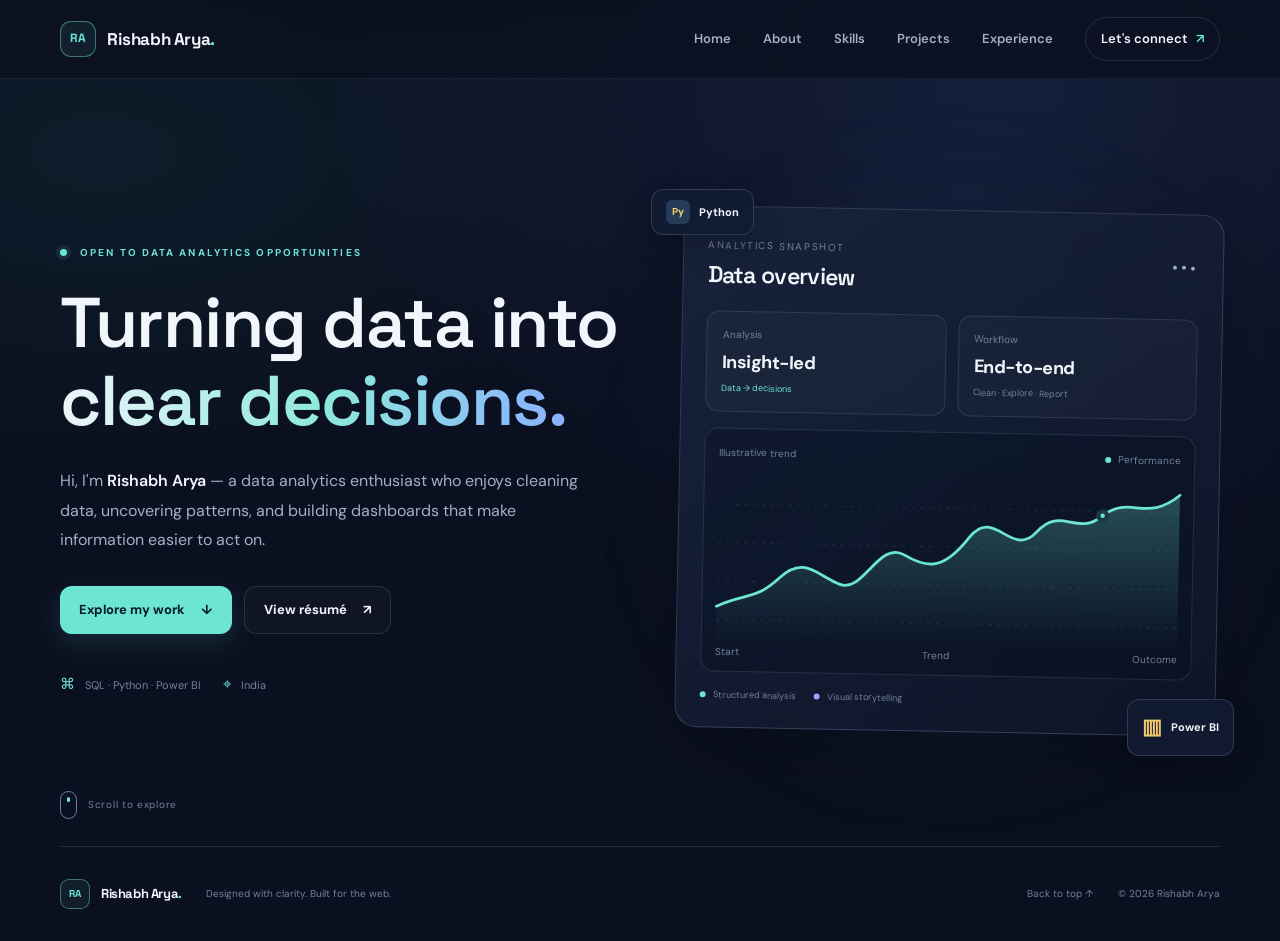
<file: index.html>
<!doctype html>
<html lang="en">
<head>
  <meta charset="utf-8">
  <meta name="viewport" content="width=device-width, initial-scale=1">
  <meta name="theme-color" content="#0b1020">
  <meta name="description" content="Rishabh Arya — Data Analyst portfolio showcasing SQL, Python, Power BI, data analysis, and dashboard projects.">
  <title>Home | Rishabh Arya — Data Analyst Portfolio</title>
  <link rel="preconnect" href="https://fonts.googleapis.com">
  <link rel="preconnect" href="https://fonts.gstatic.com" crossorigin>
  <link href="https://fonts.googleapis.com/css2?family=DM+Sans:wght@400;500;600;700&family=Space+Grotesk:wght@400;500;600;700&display=swap" rel="stylesheet">
  <link rel="stylesheet" href="styles.css">
  <script src="script.js" defer></script>
</head>
<body>
<a class="skip-link" href="#main">Skip to content</a>
<header class="site-header">
    <nav class="nav container" aria-label="Main navigation">
      <a class="brand" href="index.html" aria-label="Rishabh Arya home"><span class="brand-mark">RA</span><span>Rishabh Arya<span class="brand-dot">.</span></span></a>
      <button class="menu-toggle" type="button" aria-expanded="false" aria-controls="nav-links" aria-label="Open navigation menu">
        <span></span><span></span><span></span>
      </button>
      <div class="nav-links" id="nav-links">
        <a href="index.html" class="active">Home</a>
        <a href="about.html">About</a>
        <a href="skills.html">Skills</a>
        <a href="projects.html">Projects</a>
        <a href="experience.html">Experience</a>
        <a href="contact.html" class="nav-cta">Let's connect <span aria-hidden="true">↗</span></a>
      </div>
    </nav>
  </header>
<main id="main">
<section class="hero section container" id="home">
      <div class="hero-copy">
        <p class="eyebrow"><span class="status-dot"></span> OPEN TO DATA ANALYTICS OPPORTUNITIES</p>
        <h1>Turning data into <span class="gradient-text">clear decisions.</span></h1>
        <p class="hero-lede">Hi, I'm <strong>Rishabh Arya</strong> — a data analytics enthusiast who enjoys cleaning data, uncovering patterns, and building dashboards that make information easier to act on.</p>
        <div class="hero-actions">
          <a class="button button-primary" href="projects.html">Explore my work <span aria-hidden="true">↓</span></a>
          <a class="button button-secondary" href="assets/Rishabh-Resume.pdf" target="_blank" rel="noopener">View résumé <span aria-hidden="true">↗</span></a>
        </div>
        <div class="hero-meta">
          <span><span class="meta-icon">⌘</span> SQL · Python · Power BI</span>
          <span><span class="meta-icon">⌖</span> India</span>
        </div>
      </div>
      <div class="hero-visual" aria-label="Illustrative data analytics dashboard">
        <div class="visual-glow"></div>
        <div class="dashboard-card">
          <div class="dash-top"><div><span class="dash-kicker">ANALYTICS SNAPSHOT</span><h2>Data overview</h2></div><span class="dash-menu">•••</span></div>
          <div class="metric-row">
            <div class="metric"><span class="metric-label">Analysis</span><strong>Insight-led</strong><span class="metric-foot positive">Data → decisions</span></div>
            <div class="metric"><span class="metric-label">Workflow</span><strong>End-to-end</strong><span class="metric-foot">Clean · Explore · Report</span></div>
          </div>
          <div class="chart-panel">
            <div class="chart-head"><span>Illustrative trend</span><span class="chart-legend"><i></i> Performance</span></div>
            <svg class="line-chart" viewBox="0 0 420 150" role="img" aria-label="Decorative rising line chart">
              <defs><linearGradient id="area" x1="0" x2="0" y1="0" y2="1"><stop offset="0" stop-color="#6ce5d3" stop-opacity=".28"/><stop offset="1" stop-color="#6ce5d3" stop-opacity="0"/></linearGradient></defs>
              <g class="chart-grid"><path d="M0 25H420 M0 60H420 M0 95H420 M0 130H420"/></g>
              <path class="chart-area" d="M0 118 C28 105 35 112 57 91 S91 88 112 96 S147 55 170 68 S207 80 229 51 S268 70 290 45 S326 49 350 29 S390 35 420 9 L420 150 L0 150Z"/>
              <path class="chart-line" d="M0 118 C28 105 35 112 57 91 S91 88 112 96 S147 55 170 68 S207 80 229 51 S268 70 290 45 S326 49 350 29 S390 35 420 9"/>
              <circle cx="350" cy="29" r="4" class="chart-point"/>
            </svg>
            <div class="chart-labels"><span>Start</span><span>Trend</span><span>Outcome</span></div>
          </div>
          <div class="dash-bottom"><span><i class="tiny-dot teal"></i> Structured analysis</span><span><i class="tiny-dot purple"></i> Visual storytelling</span></div>
        </div>
        <div class="floating-chip chip-python"><span>Py</span> Python</div>
        <div class="floating-chip chip-powerbi"><span class="mini-bars">▥</span> Power BI</div>
      </div>
      <a class="scroll-cue" href="about.html"><span></span> Scroll to explore</a>
    </section>
</main>
<footer class="footer container"><a class="brand footer-brand" href="index.html"><span class="brand-mark">RA</span><span>Rishabh Arya<span class="brand-dot">.</span></span></a><p>Designed with clarity. Built for the web.</p><a href="index.html" class="back-top">Back to top ↑</a><span class="copyright">© <span id="year"></span> Rishabh Arya</span></footer>
</body>
</html>
</file>
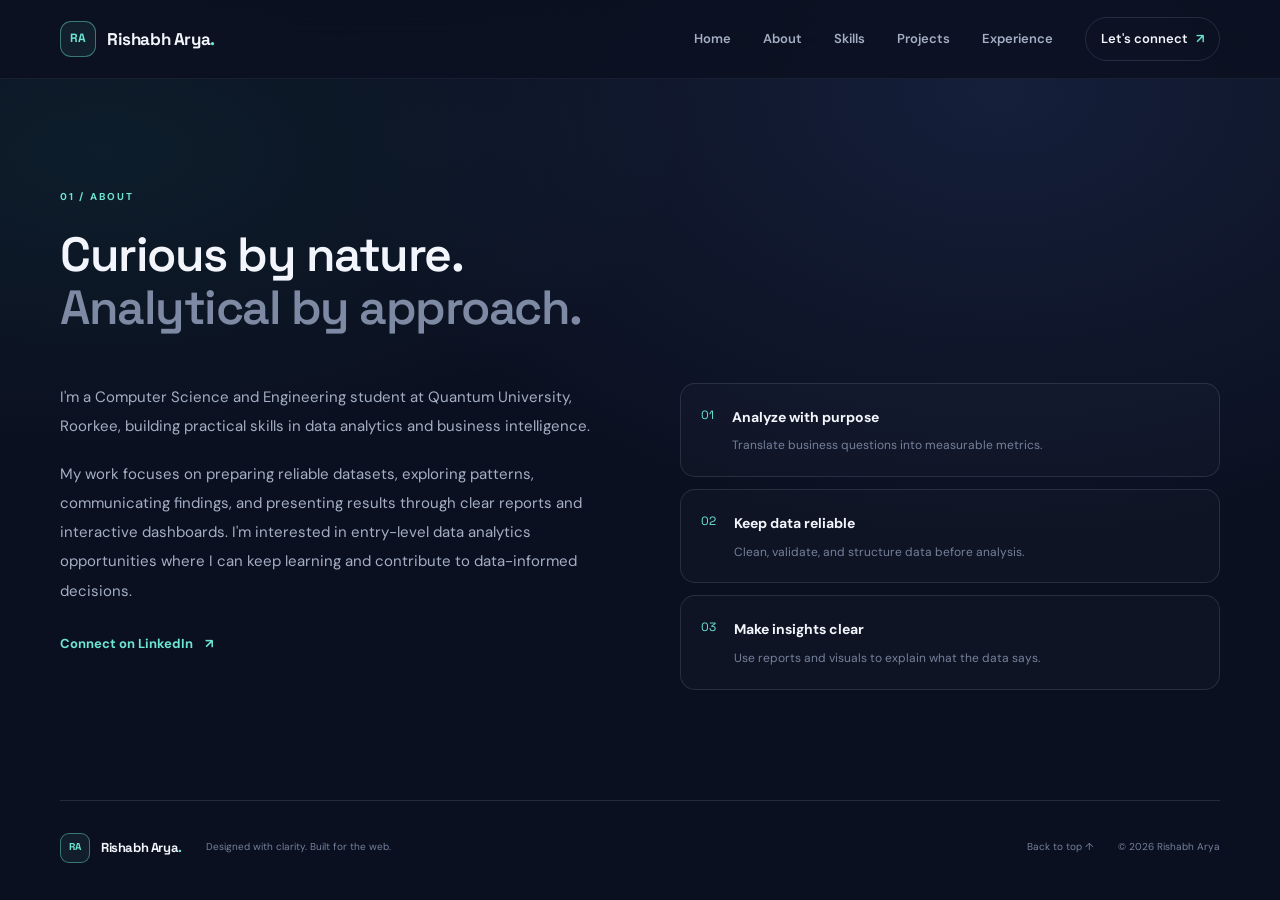
<file: about.html>
<!doctype html>
<html lang="en">
<head>
  <meta charset="utf-8">
  <meta name="viewport" content="width=device-width, initial-scale=1">
  <meta name="theme-color" content="#0b1020">
  <meta name="description" content="Rishabh Arya — Data Analyst portfolio showcasing SQL, Python, Power BI, data analysis, and dashboard projects.">
  <title>About | Rishabh Arya — Data Analyst Portfolio</title>
  <link rel="preconnect" href="https://fonts.googleapis.com">
  <link rel="preconnect" href="https://fonts.gstatic.com" crossorigin>
  <link href="https://fonts.googleapis.com/css2?family=DM+Sans:wght@400;500;600;700&family=Space+Grotesk:wght@400;500;600;700&display=swap" rel="stylesheet">
  <link rel="stylesheet" href="styles.css">
  <script src="script.js" defer></script>
</head>
<body>
<a class="skip-link" href="#main">Skip to content</a>
<header class="site-header">
    <nav class="nav container" aria-label="Main navigation">
      <a class="brand" href="index.html" aria-label="Rishabh Arya home"><span class="brand-mark">RA</span><span>Rishabh Arya<span class="brand-dot">.</span></span></a>
      <button class="menu-toggle" type="button" aria-expanded="false" aria-controls="nav-links" aria-label="Open navigation menu">
        <span></span><span></span><span></span>
      </button>
      <div class="nav-links" id="nav-links">
        <a href="index.html" class="active">Home</a>
        <a href="about.html">About</a>
        <a href="skills.html">Skills</a>
        <a href="projects.html">Projects</a>
        <a href="experience.html">Experience</a>
        <a href="contact.html" class="nav-cta">Let's connect <span aria-hidden="true">↗</span></a>
      </div>
    </nav>
  </header>
<main id="main">
<section class="section container" id="about">
      <div class="section-heading"><p class="eyebrow">01 / ABOUT</p><h2>Curious by nature.<br><span class="muted-heading">Analytical by approach.</span></h2></div>
      <div class="about-grid">
        <div class="about-copy">
          <p>I'm a Computer Science and Engineering student at Quantum University, Roorkee, building practical skills in data analytics and business intelligence.</p>
          <p>My work focuses on preparing reliable datasets, exploring patterns, communicating findings, and presenting results through clear reports and interactive dashboards. I'm interested in entry-level data analytics opportunities where I can keep learning and contribute to data-informed decisions.</p>
          <a class="text-link" href="https://www.linkedin.com/in/rishabh-arya-06329a294" target="_blank" rel="noopener noreferrer">Connect on LinkedIn <span aria-hidden="true">↗</span></a>
        </div>
        <div class="about-facts">
          <div class="fact-card"><span class="fact-number">01</span><div><strong>Analyze with purpose</strong><p>Translate business questions into measurable metrics.</p></div></div>
          <div class="fact-card"><span class="fact-number">02</span><div><strong>Keep data reliable</strong><p>Clean, validate, and structure data before analysis.</p></div></div>
          <div class="fact-card"><span class="fact-number">03</span><div><strong>Make insights clear</strong><p>Use reports and visuals to explain what the data says.</p></div></div>
        </div>
      </div>
    </section>
</main>
<footer class="footer container"><a class="brand footer-brand" href="index.html"><span class="brand-mark">RA</span><span>Rishabh Arya<span class="brand-dot">.</span></span></a><p>Designed with clarity. Built for the web.</p><a href="index.html" class="back-top">Back to top ↑</a><span class="copyright">© <span id="year"></span> Rishabh Arya</span></footer>
</body>
</html>
</file>
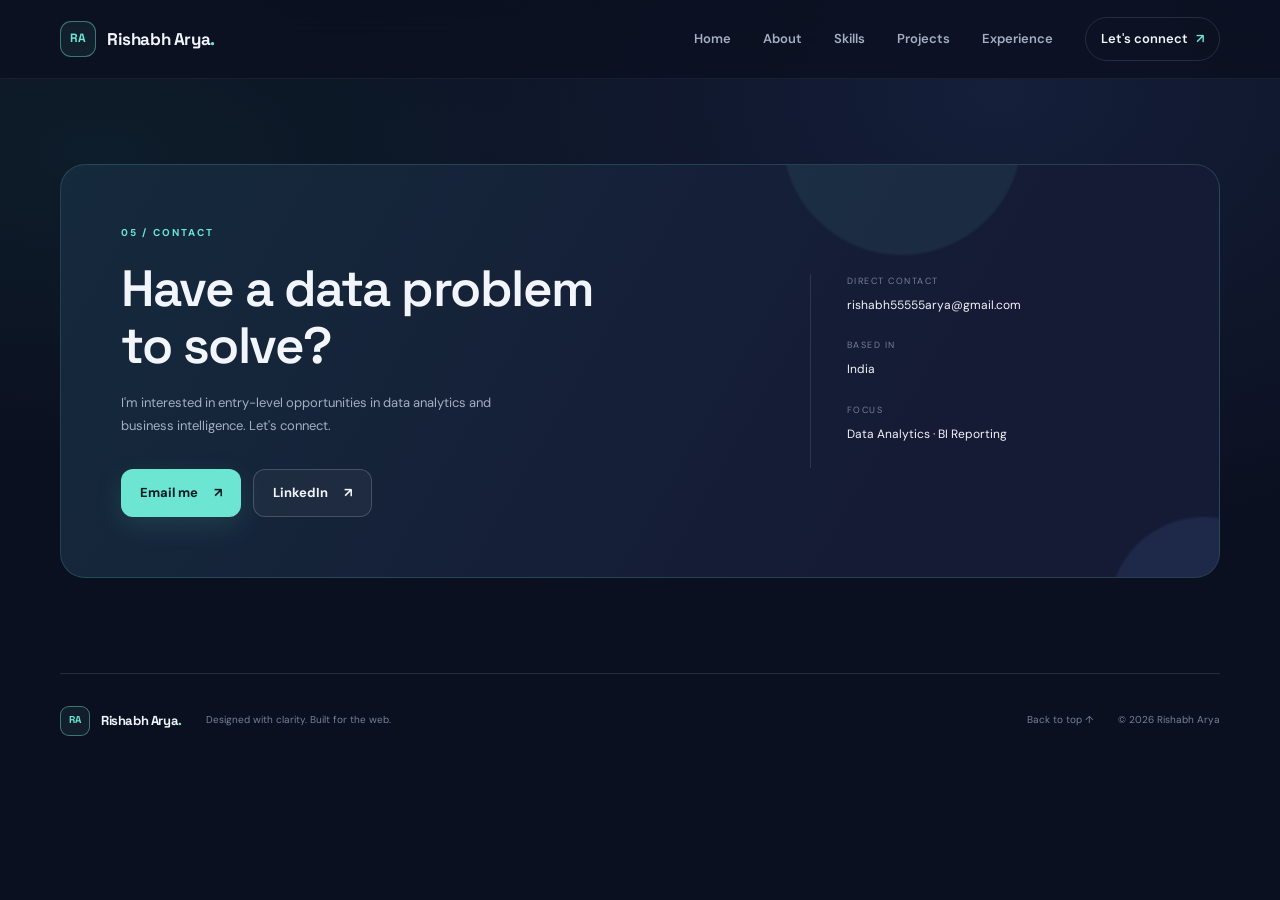
<file: contact.html>
<!doctype html>
<html lang="en">
<head>
  <meta charset="utf-8">
  <meta name="viewport" content="width=device-width, initial-scale=1">
  <meta name="theme-color" content="#0b1020">
  <meta name="description" content="Rishabh Arya — Data Analyst portfolio showcasing SQL, Python, Power BI, data analysis, and dashboard projects.">
  <title>Contact | Rishabh Arya — Data Analyst Portfolio</title>
  <link rel="preconnect" href="https://fonts.googleapis.com">
  <link rel="preconnect" href="https://fonts.gstatic.com" crossorigin>
  <link href="https://fonts.googleapis.com/css2?family=DM+Sans:wght@400;500;600;700&family=Space+Grotesk:wght@400;500;600;700&display=swap" rel="stylesheet">
  <link rel="stylesheet" href="styles.css">
  <script src="script.js" defer></script>
</head>
<body>
<a class="skip-link" href="#main">Skip to content</a>
<header class="site-header">
    <nav class="nav container" aria-label="Main navigation">
      <a class="brand" href="index.html" aria-label="Rishabh Arya home"><span class="brand-mark">RA</span><span>Rishabh Arya<span class="brand-dot">.</span></span></a>
      <button class="menu-toggle" type="button" aria-expanded="false" aria-controls="nav-links" aria-label="Open navigation menu">
        <span></span><span></span><span></span>
      </button>
      <div class="nav-links" id="nav-links">
        <a href="index.html" class="active">Home</a>
        <a href="about.html">About</a>
        <a href="skills.html">Skills</a>
        <a href="projects.html">Projects</a>
        <a href="experience.html">Experience</a>
        <a href="contact.html" class="nav-cta">Let's connect <span aria-hidden="true">↗</span></a>
      </div>
    </nav>
  </header>
<main id="main">
<section class="contact-section section container" id="contact">
      <div class="contact-panel">
        <div class="contact-orb orb-one"></div><div class="contact-orb orb-two"></div>
        <div class="contact-content"><p class="eyebrow">05 / CONTACT</p><h2>Have a data problem<br>to solve?</h2><p>I'm interested in entry-level opportunities in data analytics and business intelligence. Let's connect.</p><div class="contact-actions"><a class="button button-primary" href="mailto:rishabh55555arya@gmail.com">Email me <span aria-hidden="true">↗</span></a><a class="button button-glass" href="https://www.linkedin.com/in/rishabh-arya-06329a294" target="_blank" rel="noopener noreferrer">LinkedIn <span aria-hidden="true">↗</span></a></div></div>
        <div class="contact-side"><span class="contact-label">DIRECT CONTACT</span><a href="mailto:rishabh55555arya@gmail.com">rishabh55555arya@gmail.com</a><span class="contact-label">BASED IN</span><p>India</p><span class="contact-label">FOCUS</span><p>Data Analytics · BI Reporting</p></div>
      </div>
    </section>
</main>
<footer class="footer container"><a class="brand footer-brand" href="index.html"><span class="brand-mark">RA</span><span>Rishabh Arya<span class="brand-dot">.</span></span></a><p>Designed with clarity. Built for the web.</p><a href="index.html" class="back-top">Back to top ↑</a><span class="copyright">© <span id="year"></span> Rishabh Arya</span></footer>
</body>
</html>
</file>
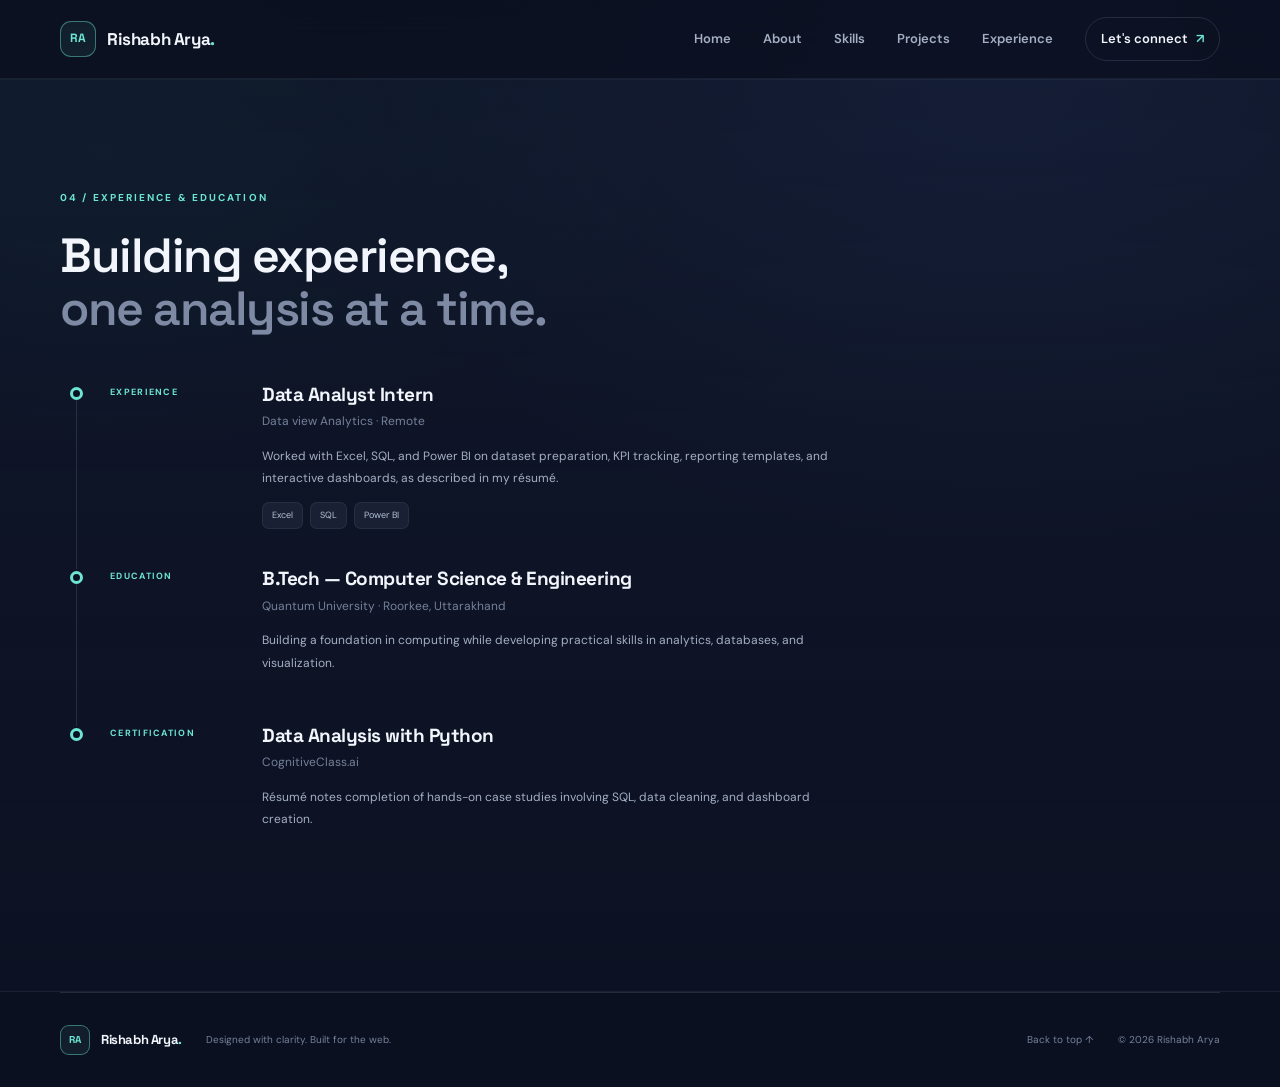
<file: experience.html>
<!doctype html>
<html lang="en">
<head>
  <meta charset="utf-8">
  <meta name="viewport" content="width=device-width, initial-scale=1">
  <meta name="theme-color" content="#0b1020">
  <meta name="description" content="Rishabh Arya — Data Analyst portfolio showcasing SQL, Python, Power BI, data analysis, and dashboard projects.">
  <title>Experience | Rishabh Arya — Data Analyst Portfolio</title>
  <link rel="preconnect" href="https://fonts.googleapis.com">
  <link rel="preconnect" href="https://fonts.gstatic.com" crossorigin>
  <link href="https://fonts.googleapis.com/css2?family=DM+Sans:wght@400;500;600;700&family=Space+Grotesk:wght@400;500;600;700&display=swap" rel="stylesheet">
  <link rel="stylesheet" href="styles.css">
  <script src="script.js" defer></script>
</head>
<body>
<a class="skip-link" href="#main">Skip to content</a>
<header class="site-header">
    <nav class="nav container" aria-label="Main navigation">
      <a class="brand" href="index.html" aria-label="Rishabh Arya home"><span class="brand-mark">RA</span><span>Rishabh Arya<span class="brand-dot">.</span></span></a>
      <button class="menu-toggle" type="button" aria-expanded="false" aria-controls="nav-links" aria-label="Open navigation menu">
        <span></span><span></span><span></span>
      </button>
      <div class="nav-links" id="nav-links">
        <a href="index.html" class="active">Home</a>
        <a href="about.html">About</a>
        <a href="skills.html">Skills</a>
        <a href="projects.html">Projects</a>
        <a href="experience.html">Experience</a>
        <a href="contact.html" class="nav-cta">Let's connect <span aria-hidden="true">↗</span></a>
      </div>
    </nav>
  </header>
<main id="main">
<section class="section experience-section" id="experience">
      <div class="container">
        <div class="section-heading"><p class="eyebrow">04 / EXPERIENCE & EDUCATION</p><h2>Building experience,<br><span class="muted-heading">one analysis at a time.</span></h2></div>
        <div class="timeline">
          <div class="timeline-item"><div class="timeline-marker"></div><div class="timeline-date">EXPERIENCE</div><div class="timeline-content"><h3>Data Analyst Intern</h3><p class="timeline-org">Data view Analytics · Remote</p><p>Worked with Excel, SQL, and Power BI on dataset preparation, KPI tracking, reporting templates, and interactive dashboards, as described in my résumé.</p><div class="tag-list"><span>Excel</span><span>SQL</span><span>Power BI</span></div></div></div>
          <div class="timeline-item"><div class="timeline-marker"></div><div class="timeline-date">EDUCATION</div><div class="timeline-content"><h3>B.Tech — Computer Science & Engineering</h3><p class="timeline-org">Quantum University · Roorkee, Uttarakhand</p><p>Building a foundation in computing while developing practical skills in analytics, databases, and visualization.</p></div></div>
          <div class="timeline-item"><div class="timeline-marker"></div><div class="timeline-date">CERTIFICATION</div><div class="timeline-content"><h3>Data Analysis with Python</h3><p class="timeline-org">CognitiveClass.ai</p><p>Résumé notes completion of hands-on case studies involving SQL, data cleaning, and dashboard creation.</p></div></div>
        </div>
      </div>
    </section>
</main>
<footer class="footer container"><a class="brand footer-brand" href="index.html"><span class="brand-mark">RA</span><span>Rishabh Arya<span class="brand-dot">.</span></span></a><p>Designed with clarity. Built for the web.</p><a href="index.html" class="back-top">Back to top ↑</a><span class="copyright">© <span id="year"></span> Rishabh Arya</span></footer>
</body>
</html>
</file>
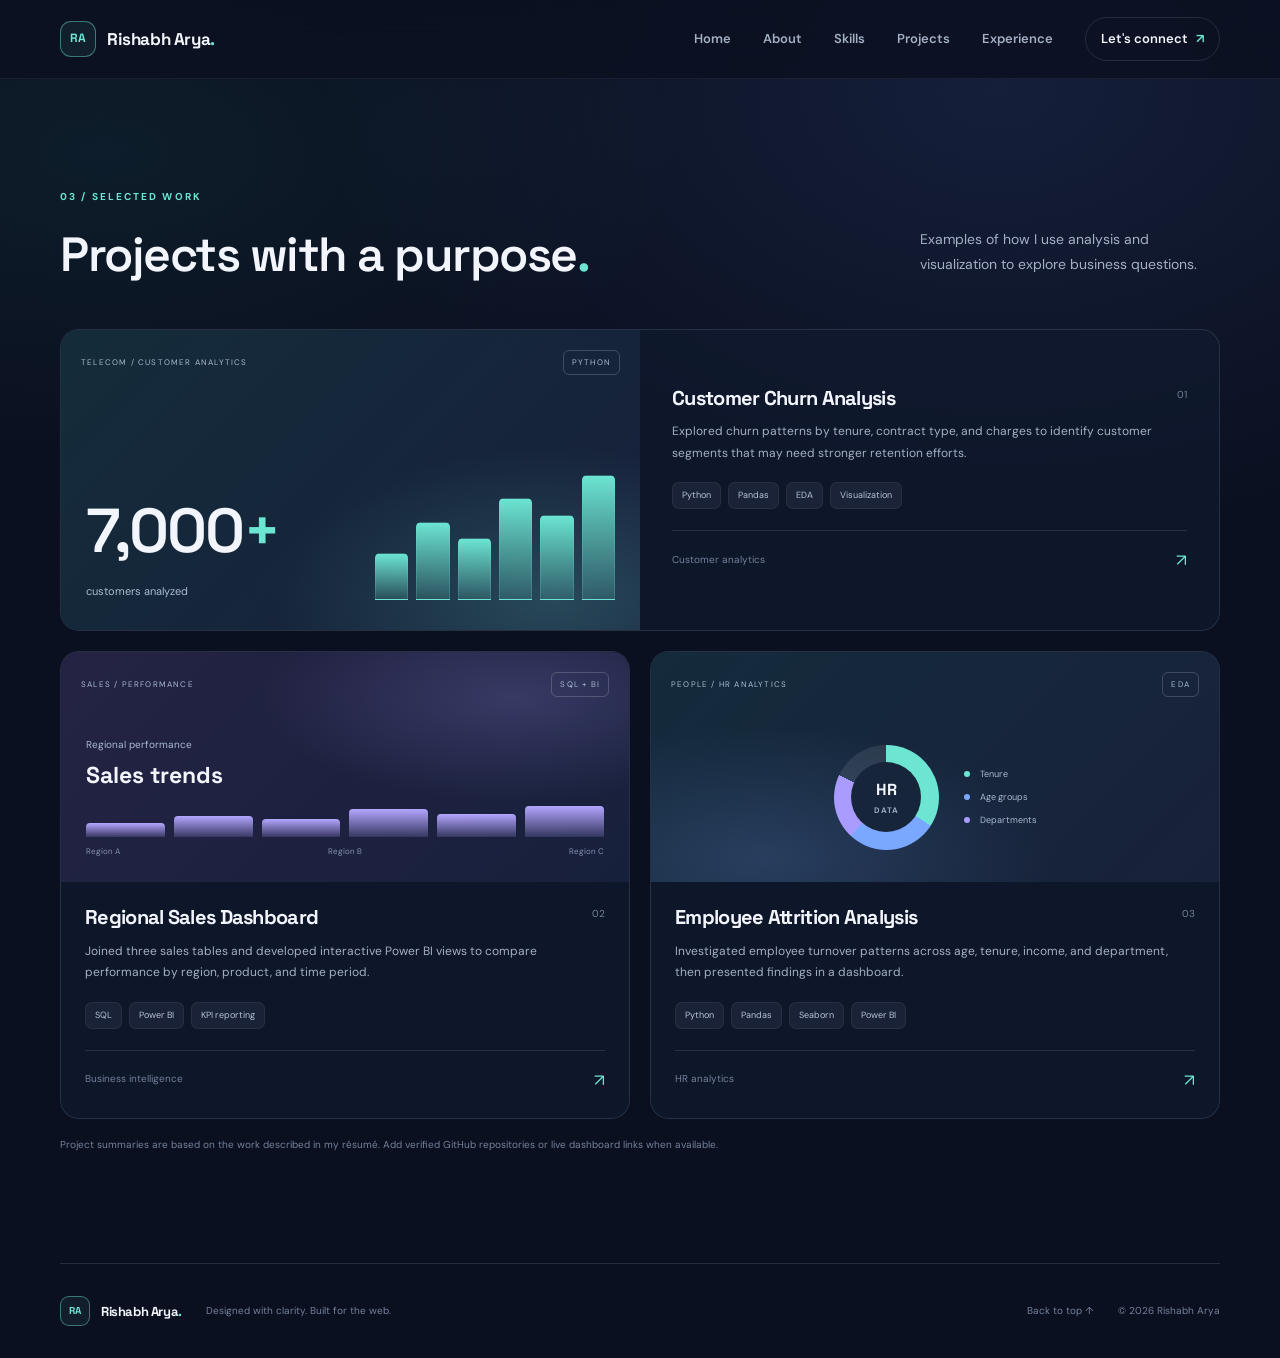
<file: projects.html>
<!doctype html>
<html lang="en">
<head>
  <meta charset="utf-8">
  <meta name="viewport" content="width=device-width, initial-scale=1">
  <meta name="theme-color" content="#0b1020">
  <meta name="description" content="Rishabh Arya — Data Analyst portfolio showcasing SQL, Python, Power BI, data analysis, and dashboard projects.">
  <title>Projects | Rishabh Arya — Data Analyst Portfolio</title>
  <link rel="preconnect" href="https://fonts.googleapis.com">
  <link rel="preconnect" href="https://fonts.gstatic.com" crossorigin>
  <link href="https://fonts.googleapis.com/css2?family=DM+Sans:wght@400;500;600;700&family=Space+Grotesk:wght@400;500;600;700&display=swap" rel="stylesheet">
  <link rel="stylesheet" href="styles.css">
  <script src="script.js" defer></script>
</head>
<body>
<a class="skip-link" href="#main">Skip to content</a>
<header class="site-header">
    <nav class="nav container" aria-label="Main navigation">
      <a class="brand" href="index.html" aria-label="Rishabh Arya home"><span class="brand-mark">RA</span><span>Rishabh Arya<span class="brand-dot">.</span></span></a>
      <button class="menu-toggle" type="button" aria-expanded="false" aria-controls="nav-links" aria-label="Open navigation menu">
        <span></span><span></span><span></span>
      </button>
      <div class="nav-links" id="nav-links">
        <a href="index.html" class="active">Home</a>
        <a href="about.html">About</a>
        <a href="skills.html">Skills</a>
        <a href="projects.html">Projects</a>
        <a href="experience.html">Experience</a>
        <a href="contact.html" class="nav-cta">Let's connect <span aria-hidden="true">↗</span></a>
      </div>
    </nav>
  </header>
<main id="main">
<section class="section container" id="projects">
      <div class="section-heading project-heading"><div><p class="eyebrow">03 / SELECTED WORK</p><h2>Projects with a purpose<span class="accent-dot">.</span></h2></div><p class="section-intro">Examples of how I use analysis and visualization to explore business questions.</p></div>
      <div class="projects-grid">
        <article class="project-card project-featured">
          <div class="project-art churn-art"><div class="art-top"><span>TELECOM / CUSTOMER ANALYTICS</span><span class="art-pill">PYTHON</span></div><div class="churn-content"><div class="big-stat">7,000<span>+</span><small>customers analyzed</small></div><div class="mini-bars-wrap"><div class="mini-bar" style="height:38%"></div><div class="mini-bar" style="height:63%"></div><div class="mini-bar" style="height:50%"></div><div class="mini-bar" style="height:82%"></div><div class="mini-bar" style="height:68%"></div><div class="mini-bar" style="height:100%"></div></div></div></div>
          <div class="project-info"><div class="project-title-row"><h3>Customer Churn Analysis</h3><span class="project-number">01</span></div><p>Explored churn patterns by tenure, contract type, and charges to identify customer segments that may need stronger retention efforts.</p><div class="tag-list"><span>Python</span><span>Pandas</span><span>EDA</span><span>Visualization</span></div><div class="project-bottom"><span class="project-type">Customer analytics</span><span class="project-arrow" aria-hidden="true">↗</span></div></div>
        </article>
        <article class="project-card">
          <div class="project-art sales-art"><div class="art-top"><span>SALES / PERFORMANCE</span><span class="art-pill">SQL + BI</span></div><div class="sales-visual"><div class="sales-kpi"><small>Regional performance</small><strong>Sales trends</strong></div><div class="sales-bars"><i style="height:44%"></i><i style="height:66%"></i><i style="height:55%"></i><i style="height:88%"></i><i style="height:72%"></i><i style="height:96%"></i></div><div class="sales-axis"><span>Region A</span><span>Region B</span><span>Region C</span></div></div></div>
          <div class="project-info"><div class="project-title-row"><h3>Regional Sales Dashboard</h3><span class="project-number">02</span></div><p>Joined three sales tables and developed interactive Power BI views to compare performance by region, product, and time period.</p><div class="tag-list"><span>SQL</span><span>Power BI</span><span>KPI reporting</span></div><div class="project-bottom"><span class="project-type">Business intelligence</span><span class="project-arrow" aria-hidden="true">↗</span></div></div>
        </article>
        <article class="project-card">
          <div class="project-art attrition-art"><div class="art-top"><span>PEOPLE / HR ANALYTICS</span><span class="art-pill">EDA</span></div><div class="attrition-visual"><div class="donut"><div class="donut-inner">HR<span>DATA</span></div></div><div class="legend-lines"><i></i><span>Tenure</span><i></i><span>Age groups</span><i></i><span>Departments</span></div></div></div>
          <div class="project-info"><div class="project-title-row"><h3>Employee Attrition Analysis</h3><span class="project-number">03</span></div><p>Investigated employee turnover patterns across age, tenure, income, and department, then presented findings in a dashboard.</p><div class="tag-list"><span>Python</span><span>Pandas</span><span>Seaborn</span><span>Power BI</span></div><div class="project-bottom"><span class="project-type">HR analytics</span><span class="project-arrow" aria-hidden="true">↗</span></div></div>
        </article>
      </div>
      <p class="project-disclaimer">Project summaries are based on the work described in my résumé. Add verified GitHub repositories or live dashboard links when available.</p>
    </section>
</main>
<footer class="footer container"><a class="brand footer-brand" href="index.html"><span class="brand-mark">RA</span><span>Rishabh Arya<span class="brand-dot">.</span></span></a><p>Designed with clarity. Built for the web.</p><a href="index.html" class="back-top">Back to top ↑</a><span class="copyright">© <span id="year"></span> Rishabh Arya</span></footer>
</body>
</html>
</file>
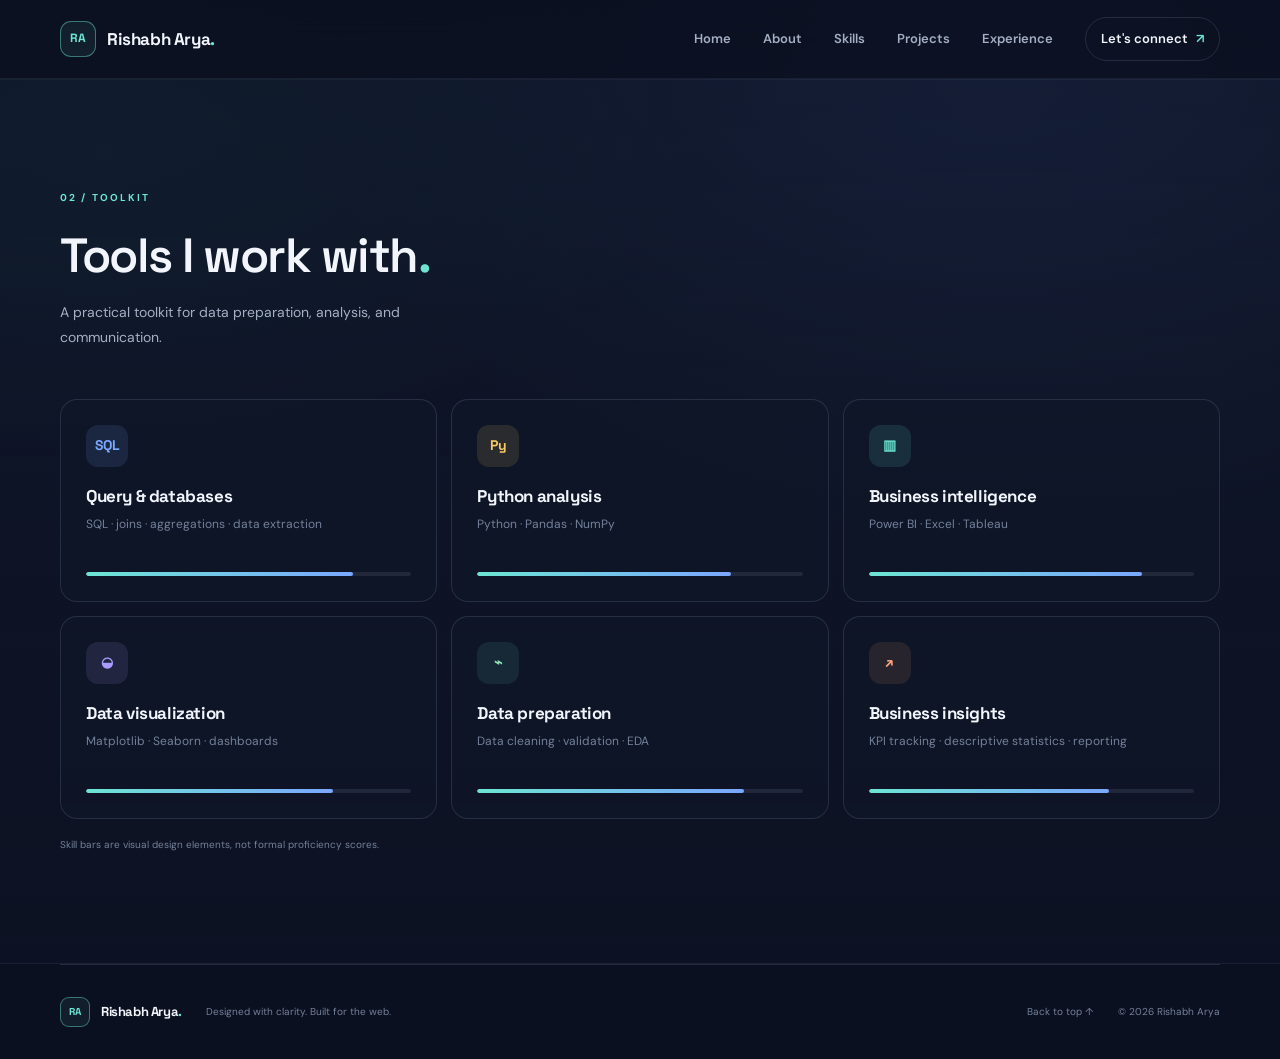
<file: skills.html>
<!doctype html>
<html lang="en">
<head>
  <meta charset="utf-8">
  <meta name="viewport" content="width=device-width, initial-scale=1">
  <meta name="theme-color" content="#0b1020">
  <meta name="description" content="Rishabh Arya — Data Analyst portfolio showcasing SQL, Python, Power BI, data analysis, and dashboard projects.">
  <title>Skills | Rishabh Arya — Data Analyst Portfolio</title>
  <link rel="preconnect" href="https://fonts.googleapis.com">
  <link rel="preconnect" href="https://fonts.gstatic.com" crossorigin>
  <link href="https://fonts.googleapis.com/css2?family=DM+Sans:wght@400;500;600;700&family=Space+Grotesk:wght@400;500;600;700&display=swap" rel="stylesheet">
  <link rel="stylesheet" href="styles.css">
  <script src="script.js" defer></script>
</head>
<body>
<a class="skip-link" href="#main">Skip to content</a>
<header class="site-header">
    <nav class="nav container" aria-label="Main navigation">
      <a class="brand" href="index.html" aria-label="Rishabh Arya home"><span class="brand-mark">RA</span><span>Rishabh Arya<span class="brand-dot">.</span></span></a>
      <button class="menu-toggle" type="button" aria-expanded="false" aria-controls="nav-links" aria-label="Open navigation menu">
        <span></span><span></span><span></span>
      </button>
      <div class="nav-links" id="nav-links">
        <a href="index.html" class="active">Home</a>
        <a href="about.html">About</a>
        <a href="skills.html">Skills</a>
        <a href="projects.html">Projects</a>
        <a href="experience.html">Experience</a>
        <a href="contact.html" class="nav-cta">Let's connect <span aria-hidden="true">↗</span></a>
      </div>
    </nav>
  </header>
<main id="main">
<section class="section skills-section" id="skills">
      <div class="container">
        <div class="section-heading"><p class="eyebrow">02 / TOOLKIT</p><h2>Tools I work with<span class="accent-dot">.</span></h2><p class="section-intro">A practical toolkit for data preparation, analysis, and communication.</p></div>
        <div class="skills-grid">
          <article class="skill-card"><div class="skill-icon icon-sql">SQL</div><h3>Query & databases</h3><p>SQL · joins · aggregations · data extraction</p><div class="skill-track"><span style="width:82%"></span></div></article>
          <article class="skill-card"><div class="skill-icon icon-python">Py</div><h3>Python analysis</h3><p>Python · Pandas · NumPy</p><div class="skill-track"><span style="width:78%"></span></div></article>
          <article class="skill-card"><div class="skill-icon icon-bi">▥</div><h3>Business intelligence</h3><p>Power BI · Excel · Tableau</p><div class="skill-track"><span style="width:84%"></span></div></article>
          <article class="skill-card"><div class="skill-icon icon-viz">◒</div><h3>Data visualization</h3><p>Matplotlib · Seaborn · dashboards</p><div class="skill-track"><span style="width:76%"></span></div></article>
          <article class="skill-card"><div class="skill-icon icon-clean">⌁</div><h3>Data preparation</h3><p>Data cleaning · validation · EDA</p><div class="skill-track"><span style="width:82%"></span></div></article>
          <article class="skill-card"><div class="skill-icon icon-insight">↗</div><h3>Business insights</h3><p>KPI tracking · descriptive statistics · reporting</p><div class="skill-track"><span style="width:74%"></span></div></article>
        </div>
        <p class="skills-note">Skill bars are visual design elements, not formal proficiency scores.</p>
      </div>
    </section>
</main>
<footer class="footer container"><a class="brand footer-brand" href="index.html"><span class="brand-mark">RA</span><span>Rishabh Arya<span class="brand-dot">.</span></span></a><p>Designed with clarity. Built for the web.</p><a href="index.html" class="back-top">Back to top ↑</a><span class="copyright">© <span id="year"></span> Rishabh Arya</span></footer>
</body>
</html>
</file>
<file: styles.css>
/* Rishabh Arya portfolio — responsive, accessible, static front-end */
:root{--bg:#0b1020;--bg-soft:#10172b;--panel:#121b31;--panel-light:#18233c;--text:#f2f5fb;--muted:#a4afc4;--muted-2:#74819b;--teal:#6ce5d3;--blue:#7aa7ff;--purple:#a99bff;--line:rgba(185,202,231,.14);--radius:22px;--container:1160px;--shadow:0 24px 70px rgba(0,0,0,.25)}
*{box-sizing:border-box}html{scroll-behavior:smooth;scroll-padding-top:90px}body{margin:0;background:var(--bg);color:var(--text);font-family:"DM Sans",sans-serif;line-height:1.65;-webkit-font-smoothing:antialiased}body::before{content:"";position:absolute;z-index:-1;inset:0 0 auto;height:760px;background:radial-gradient(ellipse at 78% 12%,rgba(72,108,193,.16),transparent 48%),radial-gradient(ellipse at 8% 20%,rgba(44,182,168,.08),transparent 35%);pointer-events:none}a{color:inherit;text-decoration:none}button,a{-webkit-tap-highlight-color:transparent}a:focus-visible,button:focus-visible{outline:3px solid var(--teal);outline-offset:4px}.container{width:min(var(--container),calc(100% - 48px));margin-inline:auto}.section{padding-block:110px}.site-header{position:sticky;top:0;z-index:20;background:rgba(11,16,32,.82);backdrop-filter:blur(18px);border-bottom:1px solid rgba(185,202,231,.08)}.nav{height:78px;display:flex;align-items:center;justify-content:space-between;gap:24px}.brand{display:inline-flex;align-items:center;gap:11px;font-family:"Space Grotesk",sans-serif;font-size:17px;font-weight:700;letter-spacing:-.4px}.brand-mark{display:grid;place-items:center;width:36px;height:36px;border:1px solid rgba(108,229,211,.45);border-radius:11px;color:var(--teal);font-size:12px;letter-spacing:-.4px;background:rgba(108,229,211,.07)}.brand-dot,.accent-dot{color:var(--teal)}.nav-links{display:flex;align-items:center;gap:32px;color:var(--muted);font-size:13px;font-weight:600}.nav-links a{transition:color .2s ease}.nav-links a:hover{color:var(--text)}.nav-links .nav-cta{padding:10px 15px;border:1px solid var(--line);border-radius:999px;color:var(--text)}.nav-cta span{color:var(--teal);padding-left:5px}.menu-toggle{display:none;background:transparent;border:0;color:var(--text);padding:9px;cursor:pointer}.menu-toggle span{display:block;width:23px;height:2px;background:currentColor;margin:5px;border-radius:3px}.skip-link{position:absolute;left:12px;top:-60px;background:var(--teal);color:#06131a;padding:10px 14px;border-radius:8px;z-index:100}.skip-link:focus{top:12px}
.hero{min-height:680px;padding-top:105px;padding-bottom:88px;display:grid;grid-template-columns:1.02fr .98fr;align-items:center;gap:55px;position:relative}.eyebrow{font-size:10px;letter-spacing:2.1px;font-weight:700;color:var(--teal);margin:0 0 22px}.status-dot{display:inline-block;width:7px;height:7px;border-radius:50%;background:var(--teal);margin-right:9px;box-shadow:0 0 0 4px rgba(108,229,211,.1)}h1,h2,h3,p{margin-top:0}h1,h2,h3{font-family:"Space Grotesk",sans-serif;line-height:1.12;letter-spacing:-1.5px}h1{font-size:clamp(46px,5.5vw,72px);max-width:650px;margin-bottom:25px;font-weight:600}h2{font-size:clamp(34px,4vw,48px);margin-bottom:20px;font-weight:600}.gradient-text{background:linear-gradient(100deg,#f2f5fb 0%,#8de9db 52%,#8aafff 100%);-webkit-background-clip:text;background-clip:text;color:transparent}.hero-lede{font-size:16px;color:var(--muted);max-width:520px;line-height:1.85}.hero-lede strong{color:var(--text);font-weight:600}.hero-actions,.contact-actions{display:flex;align-items:center;gap:12px;flex-wrap:wrap;margin-top:31px}.button{min-height:48px;display:inline-flex;align-items:center;justify-content:center;gap:16px;padding:0 19px;border-radius:12px;font-size:13px;font-weight:700;transition:transform .2s ease,background .2s ease,border-color .2s ease}.button:hover{transform:translateY(-2px)}.button-primary{background:var(--teal);color:#071b22;box-shadow:0 9px 28px rgba(108,229,211,.13)}.button-primary:hover{background:#8df1e2}.button-secondary{border:1px solid var(--line);background:rgba(255,255,255,.025)}.button-secondary:hover,.button-glass:hover{border-color:rgba(108,229,211,.55)}.hero-meta{display:flex;gap:22px;flex-wrap:wrap;color:var(--muted-2);font-size:11px;margin-top:38px}.meta-icon{color:var(--teal);font-size:15px;margin-right:7px}.hero-visual{position:relative;min-width:0;padding:26px 0}.visual-glow{position:absolute;width:80%;height:80%;top:10%;left:10%;background:rgba(78,130,221,.17);filter:blur(70px);border-radius:50%}.dashboard-card{position:relative;padding:24px;border-radius:22px;background:linear-gradient(145deg,rgba(24,35,60,.97),rgba(13,21,39,.98));border:1px solid rgba(173,196,232,.2);box-shadow:var(--shadow);transform:rotate(1.1deg)}.dash-top,.metric-row,.chart-head,.chart-labels,.dash-bottom{display:flex;align-items:center;justify-content:space-between}.dash-kicker,.metric-label,.chart-head,.chart-labels,.dash-bottom{font-size:10px;color:var(--muted-2)}.dash-kicker{letter-spacing:1.6px}.dash-top h2{font-size:23px;margin:6px 0 0;letter-spacing:-.7px}.dash-menu{color:var(--muted);letter-spacing:3px}.metric-row{gap:12px;margin:22px 0 16px}.metric{flex:1;min-width:0;padding:15px;border:1px solid var(--line);border-radius:13px;background:rgba(255,255,255,.025)}.metric-label,.metric-foot{display:block}.metric strong{display:block;font-size:18px;letter-spacing:-.5px;margin:4px 0}.metric-foot{font-size:9px;color:var(--muted-2)}.metric-foot.positive{color:var(--teal)}.chart-panel{border:1px solid var(--line);border-radius:14px;padding:16px 14px 10px;background:rgba(3,10,22,.24)}.chart-legend{display:flex;align-items:center;gap:6px}.chart-legend i{width:6px;height:6px;background:var(--teal);border-radius:50%}.line-chart{display:block;width:100%;height:auto;margin-top:15px;overflow:visible}.chart-grid path{stroke:rgba(173,196,232,.1);stroke-dasharray:3 5;fill:none}.chart-area{fill:url(#area)}.chart-line{fill:none;stroke:var(--teal);stroke-width:2.5;stroke-linecap:round}.chart-point{fill:var(--teal);stroke:#193a43;stroke-width:4}.chart-labels{margin-top:3px}.dash-bottom{justify-content:flex-start;gap:18px;padding-top:16px;font-size:9px}.tiny-dot{display:inline-block;width:6px;height:6px;border-radius:50%;margin-right:5px}.teal{background:var(--teal)}.purple{background:var(--purple)}.floating-chip{position:absolute;display:flex;align-items:center;gap:9px;padding:10px 14px;border:1px solid rgba(173,196,232,.19);background:rgba(18,27,49,.94);border-radius:12px;box-shadow:0 12px 30px rgba(0,0,0,.2);font-size:11px;font-weight:700}.chip-python{top:5px;left:-28px}.chip-python span{display:grid;place-items:center;background:#263b57;color:#ffd16c;border-radius:6px;width:24px;height:24px;font-size:10px}.chip-powerbi{bottom:2px;right:-14px}.mini-bars{color:#f0c56c;font-size:21px}.scroll-cue{position:absolute;bottom:27px;left:0;display:flex;align-items:center;gap:11px;color:var(--muted-2);font-size:10px;letter-spacing:.7px}.scroll-cue span{height:28px;width:17px;border:1px solid var(--muted-2);border-radius:10px;position:relative}.scroll-cue span:after{content:"";position:absolute;top:5px;left:6px;width:3px;height:5px;background:var(--teal);border-radius:3px}
.section-heading{margin-bottom:48px}.section-heading h2{margin-bottom:0}.muted-heading{color:#7e8aa3}.about-grid{display:grid;grid-template-columns:1fr 1fr;gap:80px;align-items:start}.about-copy p{font-size:15px;color:var(--muted);line-height:1.95;margin-bottom:18px}.text-link{display:inline-flex;gap:12px;align-items:center;color:var(--teal);font-weight:700;font-size:13px;margin-top:9px}.about-facts{display:grid;gap:12px}.fact-card{display:flex;gap:18px;padding:20px;border:1px solid var(--line);border-radius:15px;background:rgba(255,255,255,.02)}.fact-number{font-family:"Space Grotesk",sans-serif;color:var(--teal);font-size:12px;padding-top:2px}.fact-card strong{font-size:14px}.fact-card p{font-size:12px;color:var(--muted-2);margin:6px 0 0}.skills-section,.experience-section{background:linear-gradient(180deg,rgba(19,28,49,.48),rgba(19,28,49,.16));border-block:1px solid rgba(185,202,231,.06)}.section-intro{max-width:420px;color:var(--muted);font-size:14px;line-height:1.8;margin:18px 0 0}.skills-grid{display:grid;grid-template-columns:repeat(3,1fr);gap:14px}.skill-card{padding:25px;border:1px solid var(--line);border-radius:17px;background:rgba(15,23,41,.68);transition:transform .2s ease,border-color .2s ease}.skill-card:hover,.project-card:hover{transform:translateY(-4px);border-color:rgba(108,229,211,.3)}.skill-icon{display:grid;place-items:center;width:42px;height:42px;border-radius:12px;margin-bottom:20px;font-family:"Space Grotesk",sans-serif;font-weight:700;font-size:14px}.icon-sql{background:rgba(122,167,255,.12);color:var(--blue)}.icon-python{background:rgba(245,201,100,.12);color:#f5c964}.icon-bi{background:rgba(108,229,211,.12);color:var(--teal)}.icon-viz{background:rgba(169,155,255,.12);color:var(--purple)}.icon-clean{background:rgba(108,229,211,.09);color:#8ce5b5}.icon-insight{background:rgba(255,164,120,.1);color:#ffa478}.skill-card h3{font-size:17px;letter-spacing:-.4px;margin-bottom:9px}.skill-card p{font-size:12px;color:var(--muted-2);min-height:40px;margin-bottom:17px}.skill-track{height:4px;background:rgba(185,202,231,.1);border-radius:8px;overflow:hidden}.skill-track span{display:block;height:100%;background:linear-gradient(90deg,var(--teal),var(--blue));border-radius:8px}.skills-note,.project-disclaimer{font-size:10px;color:var(--muted-2);margin:18px 0 0}
.project-heading{display:flex;align-items:end;justify-content:space-between;gap:30px}.project-heading .section-intro{max-width:300px;margin:0 0 4px}.projects-grid{display:grid;grid-template-columns:repeat(2,minmax(0,1fr));gap:20px}.project-card{overflow:hidden;border:1px solid var(--line);border-radius:19px;background:rgba(17,26,46,.7);transition:transform .2s ease,border-color .2s ease}.project-featured{grid-column:span 2;display:grid;grid-template-columns:1fr 1fr}.project-art{min-height:230px;padding:20px;position:relative;overflow:hidden}.project-featured .project-art{min-height:300px}.churn-art{background:radial-gradient(ellipse at 85% 90%,rgba(108,229,211,.2),transparent 40%),linear-gradient(135deg,#142c3a,#17203b)}.sales-art{background:radial-gradient(ellipse at 80% 20%,rgba(169,155,255,.2),transparent 40%),linear-gradient(135deg,#242344,#17203b)}.attrition-art{background:radial-gradient(ellipse at 20% 90%,rgba(122,167,255,.18),transparent 45%),linear-gradient(135deg,#142b3c,#18213a)}.art-top{display:flex;justify-content:space-between;align-items:center;gap:10px;font-size:8px;letter-spacing:1.2px;color:#a8bbcf}.art-pill{border:1px solid rgba(255,255,255,.18);padding:5px 8px;border-radius:6px;font-size:8px;white-space:nowrap}.churn-content{display:flex;align-items:end;justify-content:space-between;gap:20px;position:absolute;inset:95px 25px 30px}.big-stat{font-family:"Space Grotesk",sans-serif;font-size:clamp(38px,5vw,62px);font-weight:600;letter-spacing:-2px}.big-stat span{color:var(--teal)}.big-stat small{display:block;font-family:"DM Sans",sans-serif;font-size:11px;letter-spacing:0;color:#a8bbcf;font-weight:400}.mini-bars-wrap{height:125px;display:flex;align-items:end;gap:8px;width:48%;max-width:240px}.mini-bar{flex:1;border-radius:5px 5px 0 0;background:linear-gradient(180deg,var(--teal),rgba(108,229,211,.15));border:1px solid rgba(108,229,211,.2)}.project-info{padding:24px}.project-featured .project-info{align-self:center;padding:32px}.project-title-row{display:flex;align-items:start;justify-content:space-between;gap:12px}.project-title-row h3{font-size:20px;letter-spacing:-.7px;margin-bottom:12px}.project-number{font-size:10px;color:var(--muted-2)}.project-info>p{color:var(--muted);font-size:12px;line-height:1.8;margin-bottom:18px}.tag-list{display:flex;flex-wrap:wrap;gap:7px}.tag-list span{padding:5px 9px;border-radius:7px;background:rgba(185,202,231,.07);border:1px solid rgba(185,202,231,.08);font-size:9px;color:#b5c2d8}.project-bottom{display:flex;justify-content:space-between;align-items:center;border-top:1px solid var(--line);margin-top:21px;padding-top:15px}.project-type{font-size:10px;color:var(--muted-2)}.project-arrow{color:var(--teal);font-size:17px}.sales-visual{position:absolute;inset:85px 25px 24px;display:flex;flex-direction:column;justify-content:end}.sales-kpi small{display:block;color:#a8bbcf;font-size:10px}.sales-kpi strong{display:block;font-family:"Space Grotesk",sans-serif;font-size:23px;margin:3px 0 10px}.sales-bars{height:75px;display:flex;align-items:end;gap:9px}.sales-bars i{flex:1;display:block;background:linear-gradient(180deg,#b3a6ff,rgba(169,155,255,.18));border-radius:4px 4px 0 0}.sales-axis{display:flex;justify-content:space-between;color:#8494b0;font-size:8px;padding-top:8px}.attrition-visual{position:absolute;inset:82px 30px 22px;display:flex;align-items:center;justify-content:center;gap:25px}.donut{width:105px;height:105px;flex-shrink:0;display:grid;place-items:center;border-radius:50%;background:conic-gradient(var(--teal) 0 34%,var(--blue) 34% 62%,var(--purple) 62% 82%,rgba(255,255,255,.09) 82%)}.donut-inner{width:70px;height:70px;border-radius:50%;background:#17253a;display:flex;align-items:center;justify-content:center;flex-direction:column;font-family:"Space Grotesk",sans-serif;font-size:16px;font-weight:700}.donut-inner span{font-family:"DM Sans",sans-serif;font-size:8px;letter-spacing:1px;color:#9aabc2}.legend-lines{display:grid;grid-template-columns:8px auto;align-items:center;gap:8px;font-size:9px;color:#a8bbcf}.legend-lines i{width:6px;height:6px;border-radius:50%;background:var(--teal)}.legend-lines i:nth-of-type(2){background:var(--blue)}.legend-lines i:nth-of-type(3){background:var(--purple)}
.timeline{max-width:820px;margin-left:10px}.timeline-item{display:grid;grid-template-columns:18px 130px 1fr;gap:22px;position:relative;padding-bottom:39px}.timeline-item:not(:last-child):before{content:"";position:absolute;left:6px;top:16px;bottom:-1px;width:1px;background:var(--line)}.timeline-marker{grid-column:1;grid-row:1;width:13px;height:13px;border:3px solid var(--teal);border-radius:50%;background:var(--bg);margin-top:3px;z-index:1}.timeline-date{grid-column:2;grid-row:1;color:var(--teal);font-size:9px;letter-spacing:1.3px;font-weight:700;padding-top:1px}.timeline-content{grid-column:3;grid-row:1}.timeline-content h3{font-size:19px;letter-spacing:-.5px;margin-bottom:7px}.timeline-org{font-size:12px;color:var(--muted-2);margin-bottom:13px}.timeline-content>p:not(.timeline-org){font-size:12px;color:var(--muted);line-height:1.85;max-width:570px}.timeline-content .tag-list{margin-top:13px}
.contact-section{padding-top:85px;padding-bottom:95px}.contact-panel{position:relative;overflow:hidden;display:grid;grid-template-columns:1.3fr .7fr;gap:40px;padding:60px;border:1px solid rgba(108,229,211,.18);border-radius:25px;background:linear-gradient(120deg,#152a3c,#151b35 72%)}.contact-content,.contact-side{position:relative;z-index:1}.contact-content .eyebrow{margin-bottom:18px}.contact-content h2{font-size:clamp(35px,4.5vw,51px);margin-bottom:17px}.contact-content>p:not(.eyebrow){font-size:13px;color:var(--muted);max-width:420px;line-height:1.8}.button-glass{border:1px solid rgba(255,255,255,.18);background:rgba(255,255,255,.04)}.contact-side{border-left:1px solid var(--line);padding-left:36px;align-self:center;overflow-wrap:anywhere}.contact-label{display:block;font-size:9px;color:var(--muted-2);letter-spacing:1.5px;margin-bottom:7px}.contact-side a,.contact-side p{display:block;font-size:12px;margin:0 0 23px}.contact-side a:hover{color:var(--teal)}.contact-orb{position:absolute;border-radius:50%;filter:blur(1px);pointer-events:none}.orb-one{width:240px;height:240px;right:17%;top:-150px;background:rgba(108,229,211,.08)}.orb-two{width:190px;height:190px;right:-80px;bottom:-130px;background:rgba(122,167,255,.1)}.footer{min-height:95px;display:flex;align-items:center;gap:24px;border-top:1px solid var(--line);flex-wrap:wrap;padding-block:22px}.footer-brand{font-size:13px}.footer-brand .brand-mark{width:30px;height:30px;border-radius:9px;font-size:10px}.footer p{font-size:10px;color:var(--muted-2);margin:0 auto 0 0}.back-top,.copyright{font-size:10px;color:var(--muted-2)}.back-top:hover{color:var(--teal)}
@media(max-width:980px){.hero{gap:28px;min-height:620px}.hero-visual{transform:scale(.96)}.dashboard-card{padding:19px}.metric{padding:11px}.metric strong{font-size:15px}.about-grid{gap:40px}.project-featured .project-info{padding:25px}.contact-panel{padding:44px;gap:28px}.nav-links{gap:21px}}
@media(max-width:760px){.container{width:min(100% - 36px,var(--container))}.section{padding-block:78px}.nav{height:70px}.menu-toggle{display:block}.nav-links{display:none;position:absolute;top:69px;left:0;right:0;padding:17px 22px 22px;background:rgba(11,16,32,.98);border-bottom:1px solid var(--line);flex-direction:column;align-items:stretch;gap:0}.nav-links.is-open{display:flex}.nav-links a{padding:13px 5px}.nav-links .nav-cta{margin-top:8px;text-align:center}.hero{grid-template-columns:1fr;gap:24px;padding-top:70px;padding-bottom:70px;min-height:unset}.hero-copy{max-width:620px}.hero-visual{width:min(100%,520px);margin:0 auto;transform:none;padding:17px 8px 20px}.dashboard-card{transform:none}.chip-python{left:-2px;top:0}.chip-powerbi{right:0;bottom:0}.scroll-cue{display:none}h1{font-size:clamp(43px,10vw,66px)}.hero-lede{font-size:14px}.about-grid{grid-template-columns:1fr;gap:35px}.section-heading{margin-bottom:34px}.skills-grid{grid-template-columns:repeat(2,minmax(0,1fr))}.project-heading{display:block}.project-heading .section-intro{margin-top:17px}.projects-grid{grid-template-columns:1fr}.project-featured{grid-column:auto;display:block}.project-featured .project-art{min-height:240px}.project-featured .project-info{padding:24px}.contact-panel{grid-template-columns:1fr;padding:37px 28px;gap:28px}.contact-side{border-left:0;border-top:1px solid var(--line);padding:25px 0 0;display:grid;grid-template-columns:1fr 1.4fr;gap:0 15px}.contact-label{margin-bottom:5px}.contact-side a,.contact-side p{margin-bottom:17px}.timeline-item{grid-template-columns:16px 1fr;gap:13px}.timeline-date{grid-column:2;grid-row:1;margin-bottom:8px}.timeline-content{grid-column:2;grid-row:2}.timeline-item{padding-bottom:32px}.timeline-item:not(:last-child):before{left:6px;top:16px;bottom:-1px}.timeline-marker{grid-column:1;grid-row:1/3}.footer{gap:14px}.footer p{width:calc(100% - 60px);order:3}.back-top{margin-left:auto}}
@media(max-width:420px){.container{width:calc(100% - 28px)}.hero{padding-top:53px}.eyebrow{font-size:9px;letter-spacing:1.5px}.hero-actions{align-items:stretch}.hero-actions .button{flex:1;padding-inline:11px;gap:8px;font-size:11px}.hero-meta{gap:13px}.dashboard-card{padding:15px}.dash-top h2{font-size:20px}.metric-row{gap:7px}.metric{padding:9px}.metric strong{font-size:13px}.metric-foot{font-size:8px}.chart-panel{padding:12px 9px 8px}.dash-bottom{gap:10px;font-size:8px}.floating-chip{font-size:9px;padding:7px 9px}.chip-python span{width:20px;height:20px}.skills-grid{grid-template-columns:1fr}.skill-card{padding:21px}.skill-card p{min-height:0}.project-art,.project-featured .project-art{min-height:220px}.churn-content{inset:92px 19px 24px}.big-stat{font-size:42px}.mini-bars-wrap{gap:5px}.project-info,.project-featured .project-info{padding:21px}.project-title-row h3{font-size:18px}.attrition-visual{gap:16px}.donut{width:88px;height:88px}.donut-inner{width:59px;height:59px}.contact-panel{padding:31px 21px}.contact-side{grid-template-columns:1fr;gap:0}.contact-content h2{font-size:36px}.footer{justify-content:space-between}.footer p{order:0;width:auto;flex-basis:100%}.copyright{width:100%}}
@media(prefers-reduced-motion:reduce){html{scroll-behavior:auto}*,*::before,*::after{animation-duration:.01ms!important;animation-iteration-count:1!important;transition-duration:.01ms!important;scroll-behavior:auto!important}}
</file>
